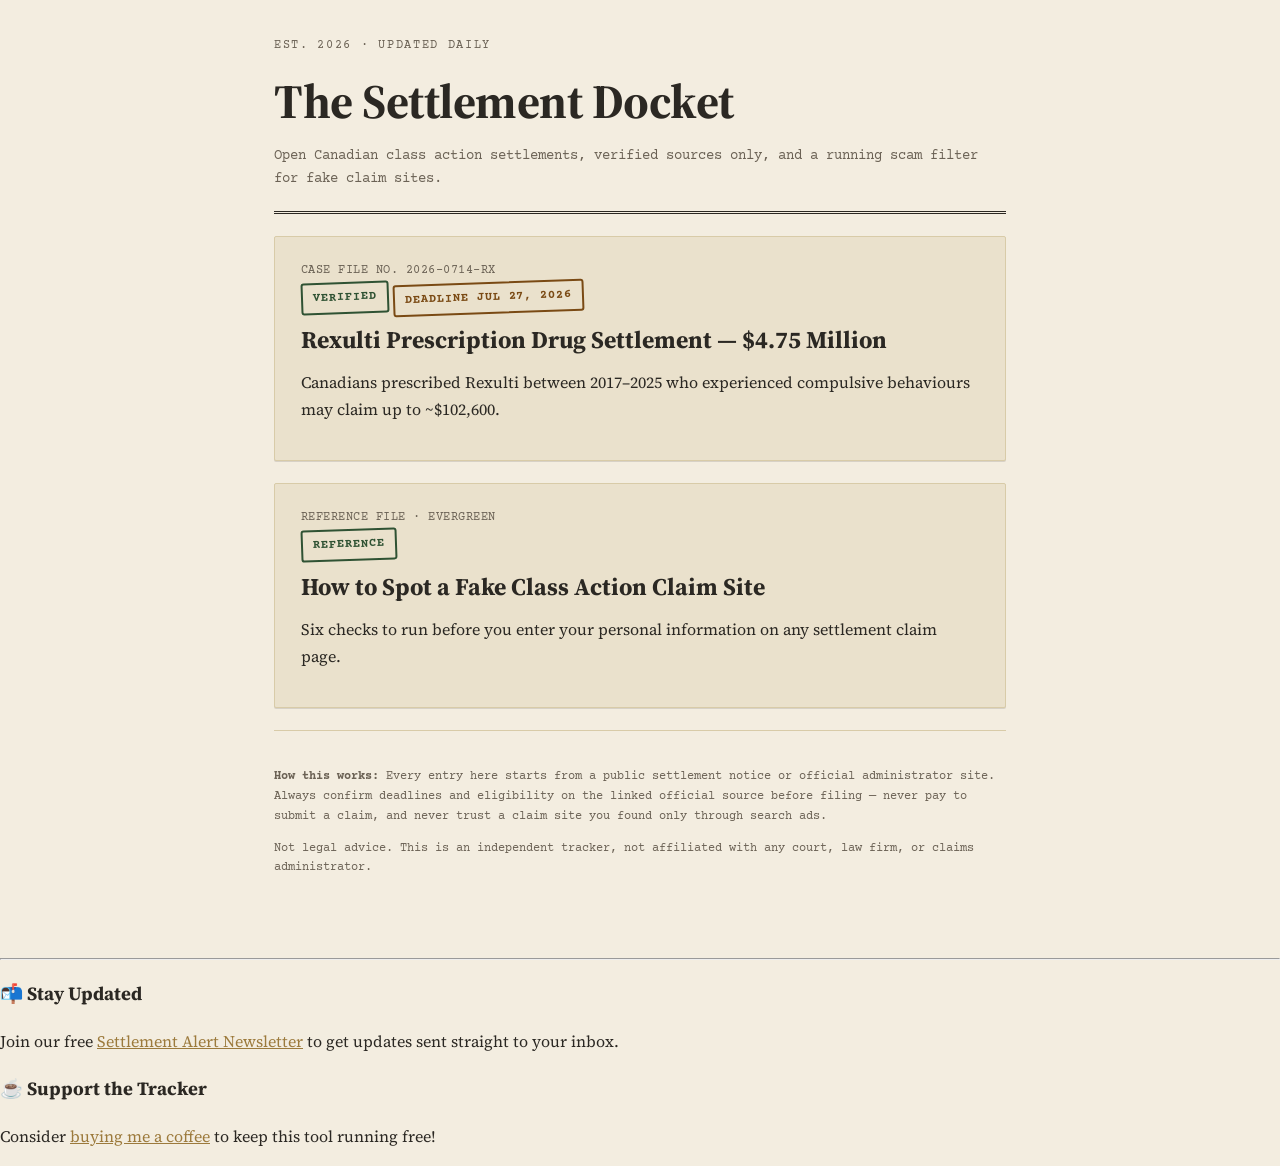
<file: index.html>
<!DOCTYPE html>
<html lang="en">
<head>
<meta charset="UTF-8">
<meta name="viewport" content="width=device-width, initial-scale=1.0">
<title>The Settlement Docket — Canadian Class Action Tracker</title>
<meta name="description" content="Plain-language tracking of open Canadian class action settlements, with a scam filter for fake claim sites. Updated daily.">
<link rel="preconnect" href="https://fonts.googleapis.com">
<link href="https://fonts.googleapis.com/css2?family=Source+Serif+4:wght@400;600;700&family=Courier+Prime:wght@400;700&display=swap" rel="stylesheet">
<link rel="stylesheet" href="style.css">
</head>
<body>

<div class="wrap">
  <header class="masthead">
    <div class="eyebrow">Est. 2026 · Updated daily</div>
    <h1>The Settlement Docket</h1>
    <p class="tagline">Open Canadian class action settlements, verified sources only, and a running scam filter for fake claim sites.</p>
  </header>

  <div id="case-list">
    <!-- CASE_FILES_START -->
    <div class="case-file">
      <div class="case-number">CASE FILE NO. 2026-0714-RX</div>
      <span class="stamp verified">Verified</span> <span class="stamp deadline">Deadline Jul 27, 2026</span>
      <h2><a href="rexulti-settlement-2026.html">Rexulti Prescription Drug Settlement — $4.75 Million</a></h2>
      <p class="summary">Canadians prescribed Rexulti between 2017–2025 who experienced compulsive behaviours may claim up to ~$102,600.</p>
    </div>
    <div class="case-file">
      <div class="case-number">REFERENCE FILE · EVERGREEN</div>
      <span class="stamp verified">Reference</span>
      <h2><a href="spot-a-fake-settlement-site.html">How to Spot a Fake Class Action Claim Site</a></h2>
      <p class="summary">Six checks to run before you enter your personal information on any settlement claim page.</p>
    </div>
    <!-- CASE_FILES_END -->
  </div>

  <footer>
    <p><strong>How this works:</strong> Every entry here starts from a public settlement notice or official administrator site. Always confirm deadlines and eligibility on the linked official source before filing — never pay to submit a claim, and never trust a claim site you found only through search ads.</p>
    <p>Not legal advice. This is an independent tracker, not affiliated with any court, law firm, or claims administrator.</p>
  </footer>
</div>

</body>
</html>
<hr><h3>📬 Stay Updated</h3><p>Join our free <a href='https://your-future-newsletter.com'>Settlement Alert Newsletter</a> to get updates sent straight to your inbox.</p><h3>☕ Support the Tracker</h3><p>Consider <a href='https://your-future-donation-page.com'>buying me a coffee</a> to keep this tool running free!</p>
</file>
<file: style.css>
/* ============================================================
   THE SETTLEMENT DOCKET — design tokens
   Motif: case file / official notice. Every visual choice ties
   back to how real settlement paperwork actually looks and works.
   ============================================================ */

:root {
  --paper: #F3EDE0;       /* aged manila paper */
  --paper-2: #EAE1CC;     /* folder tab / card background */
  --ink: #2B2823;         /* body text, near-black warm charcoal */
  --brass: #9C7A3C;       /* foil-stamp accent, links, rules */
  --verified: #2F5233;    /* verified-source stamp */
  --alert: #A6321B;       /* scam-alert stamp */
  --deadline: #7A4A14;    /* deadline stamp */
  --meta: #6B6255;        /* case metadata, secondary text */
  --line: #D8CBA8;        /* hairline dividers */
  --shadow: rgba(43,40,35,0.14);

  --font-display: 'Source Serif 4', Georgia, serif;
  --font-stamp: 'Courier Prime', 'Courier New', monospace;
  --font-body: 'Source Serif 4', Georgia, serif;
}

* { box-sizing: border-box; }

body {
  margin: 0;
  background: var(--paper);
  color: var(--ink);
  font-family: var(--font-body);
  line-height: 1.65;
  -webkit-font-smoothing: antialiased;
}

a { color: var(--brass); }
a:focus-visible, button:focus-visible { outline: 2px solid var(--brass); outline-offset: 3px; }

.wrap { max-width: 780px; margin: 0 auto; padding: 0 24px; }

/* ---------- Header / masthead ---------- */
header.masthead {
  border-bottom: 3px double var(--ink);
  padding: 36px 0 20px;
}
header.masthead .eyebrow {
  font-family: var(--font-stamp);
  font-size: 12px;
  letter-spacing: 0.14em;
  text-transform: uppercase;
  color: var(--meta);
}
header.masthead h1 {
  font-size: clamp(32px, 5vw, 48px);
  margin: 6px 0 4px;
  letter-spacing: -0.01em;
}
header.masthead p.tagline {
  font-family: var(--font-stamp);
  font-size: 14px;
  color: var(--meta);
  margin: 0;
}

/* ---------- Case file cards ---------- */
.case-file {
  position: relative;
  background: var(--paper-2);
  border: 1px solid var(--line);
  border-radius: 2px;
  padding: 24px 26px;
  margin: 22px 0;
  box-shadow: 0 1px 0 var(--shadow);
}
.case-file .case-number {
  font-family: var(--font-stamp);
  font-size: 12px;
  color: var(--meta);
  letter-spacing: 0.04em;
}
.case-file h2 {
  margin: 6px 0 10px;
  font-size: 24px;
}
.case-file h2 a { color: var(--ink); text-decoration: none; }
.case-file h2 a:hover { color: var(--brass); }
.case-file .summary { margin: 0 0 14px; color: var(--ink); }

/* Stamp badges — rotated ink-stamp look, tied to real status */
.stamp {
  display: inline-block;
  font-family: var(--font-stamp);
  font-size: 12px;
  font-weight: 700;
  letter-spacing: 0.08em;
  text-transform: uppercase;
  padding: 4px 10px;
  border: 2px solid currentColor;
  border-radius: 3px;
  transform: rotate(-2deg);
}
.stamp.verified { color: var(--verified); }
.stamp.alert    { color: var(--alert); }
.stamp.deadline { color: var(--deadline); }

/* ---------- Post page ---------- */
article.post {
  padding: 28px 0 60px;
}
article.post h1 { font-size: clamp(28px, 4.5vw, 40px); margin-bottom: 6px; }
article.post .meta-row {
  font-family: var(--font-stamp);
  font-size: 12px;
  color: var(--meta);
  margin-bottom: 18px;
}
article.post .stamp { margin-right: 8px; }
article.post .body p { margin: 0 0 16px; }
article.post .verify-box {
  border-left: 3px solid var(--brass);
  background: var(--paper-2);
  padding: 14px 18px;
  font-family: var(--font-stamp);
  font-size: 13px;
  color: var(--meta);
  margin: 28px 0;
}
article.post .verify-box strong { color: var(--ink); }

/* ---------- Footer ---------- */
footer {
  border-top: 1px solid var(--line);
  padding: 24px 0 60px;
  font-family: var(--font-stamp);
  font-size: 12px;
  color: var(--meta);
}

/* ---------- Responsive ---------- */
@media (max-width: 480px) {
  .case-file { padding: 18px 16px; }
}

@media (prefers-reduced-motion: reduce) {
  * { transition: none !important; }
}
</file>
